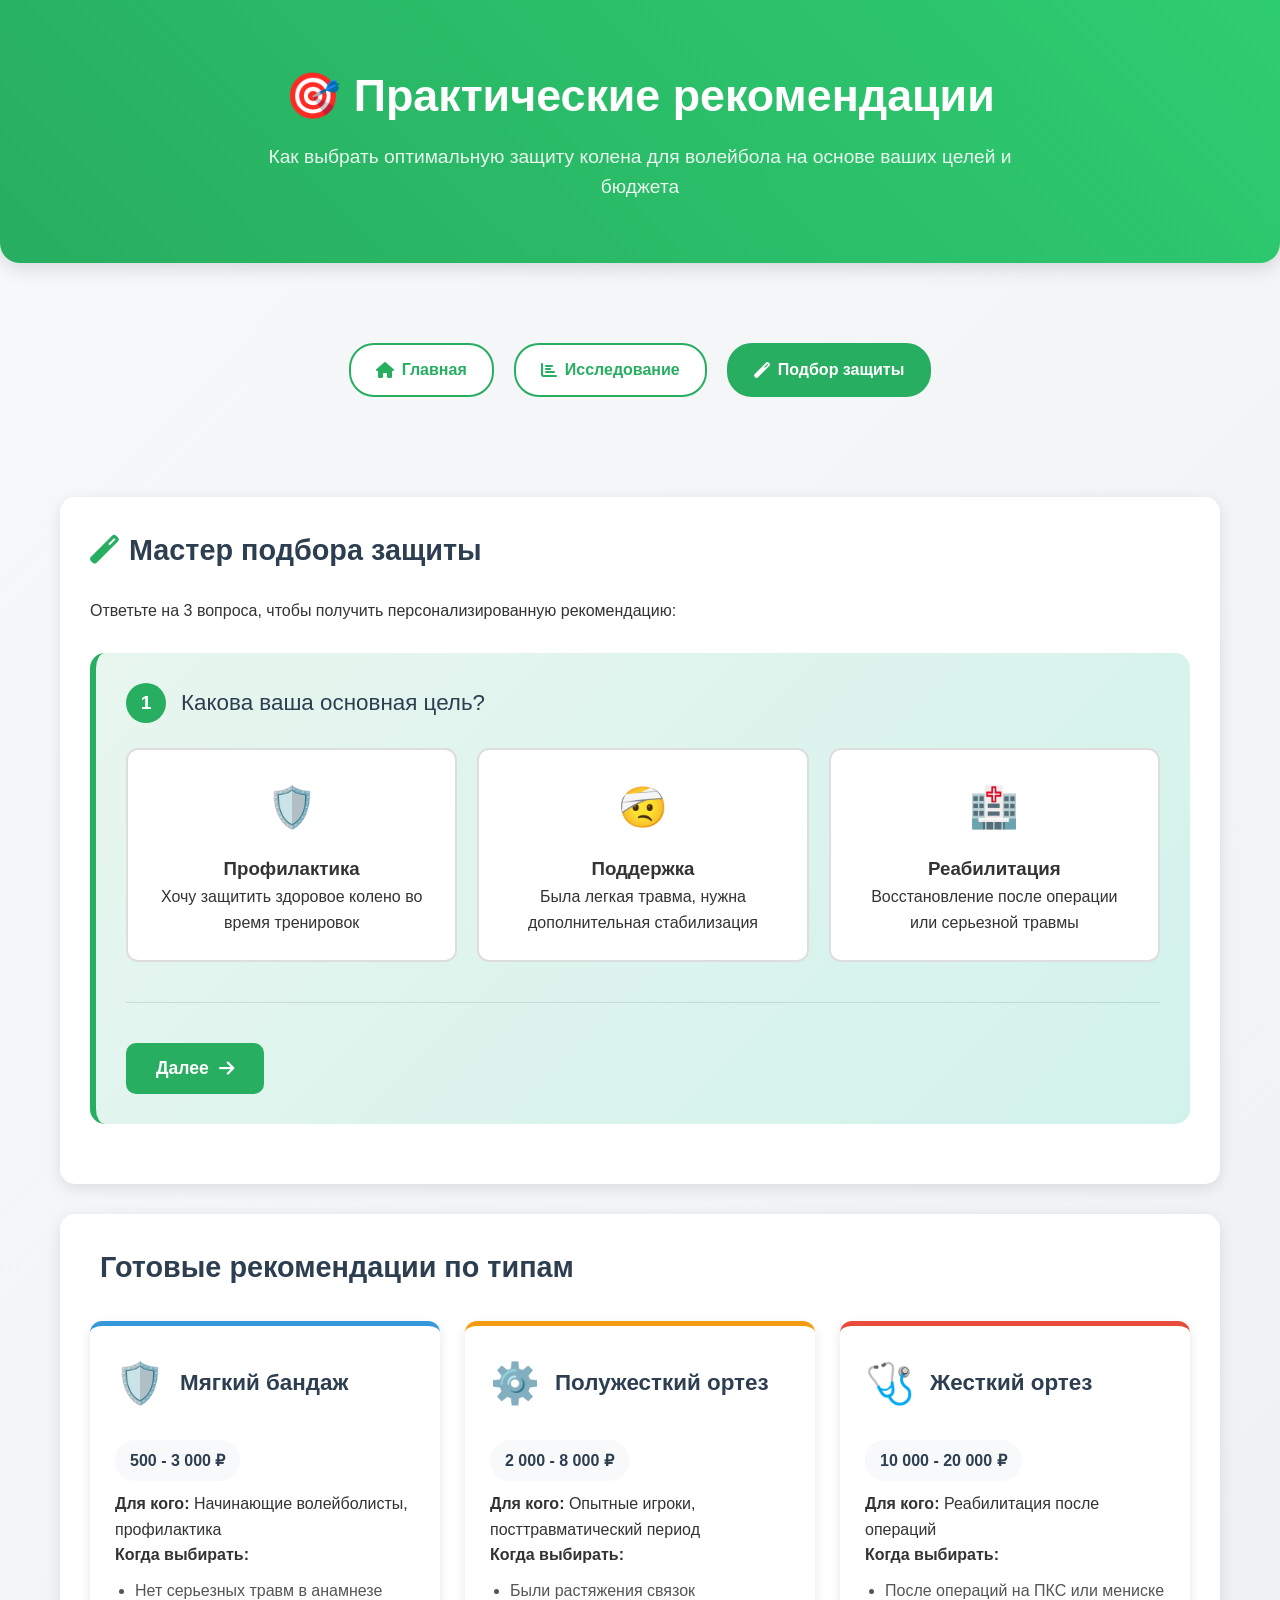
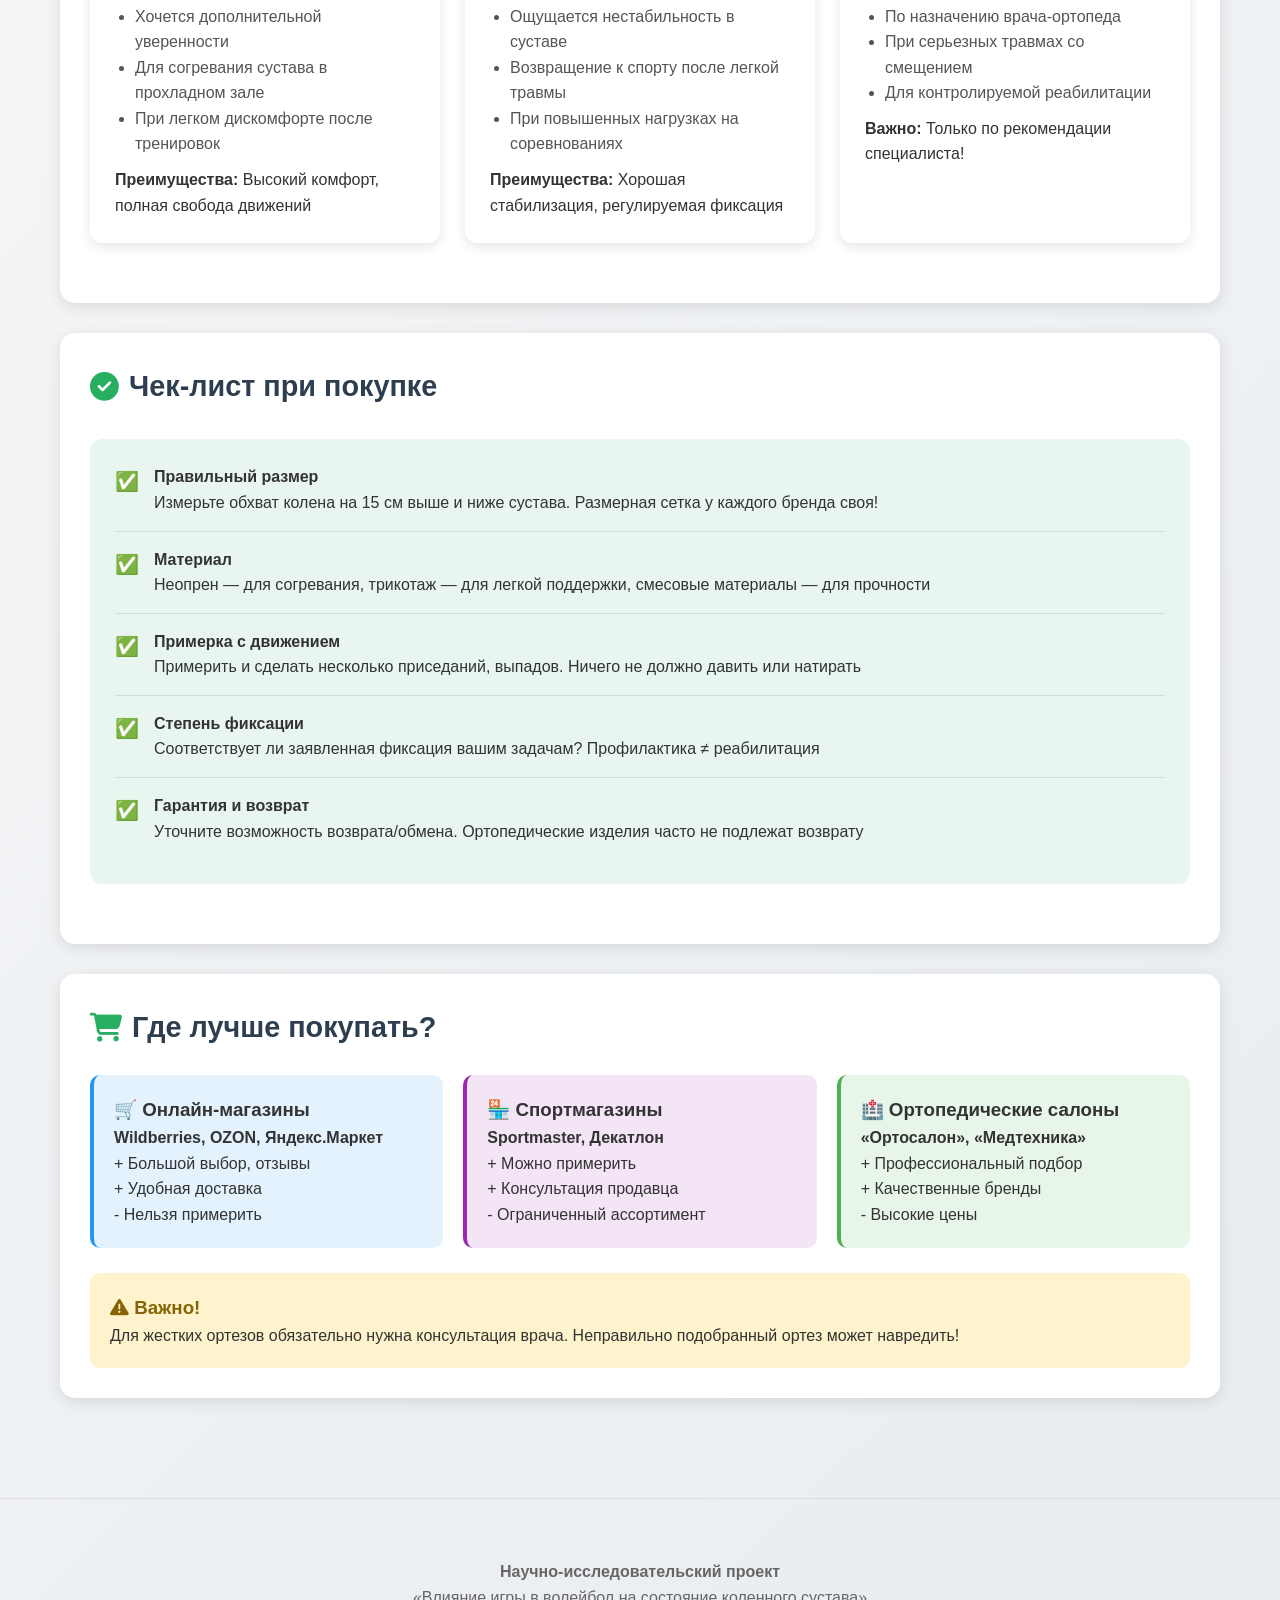
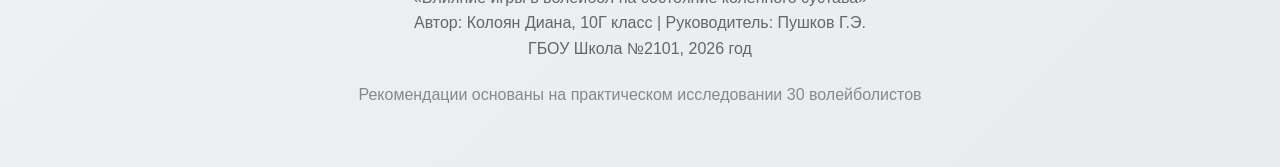
<file: recommendations.html>
<!DOCTYPE html>
<html lang="ru">
<head>
    <meta charset="UTF-8">
    <meta name="viewport" content="width=device-width, initial-scale=1.0">
    <title>Рекомендации - Волейбол и защита коленей</title>
    <style>
        * {
            margin: 0;
            padding: 0;
            box-sizing: border-box;
            font-family: 'Segoe UI', Arial, sans-serif;
        }
        
        body {
            background: linear-gradient(135deg, #f8f9fa, #e9ecef);
            color: #333;
            line-height: 1.6;
            min-height: 100vh;
        }
        
        .container {
            max-width: 1200px;
            margin: 0 auto;
            padding: 20px;
        }
        
        /* Шапка */
        header {
            background: linear-gradient(45deg, #27ae60, #2ecc71);
            color: white;
            padding: 40px 20px;
            text-align: center;
            border-radius: 0 0 20px 20px;
            box-shadow: 0 4px 20px rgba(0,0,0,0.15);
            margin-bottom: 30px;
        }
        
        h1 {
            font-size: 2.8rem;
            margin-bottom: 10px;
        }
        
        .subtitle {
            font-size: 1.2rem;
            opacity: 0.9;
            max-width: 800px;
            margin: 0 auto;
        }
        
        /* Навигация */
        .nav {
            display: flex;
            justify-content: center;
            gap: 20px;
            margin: 30px 0;
            flex-wrap: wrap;
        }
        
        .nav-btn {
            background: white;
            color: #27ae60;
            text-decoration: none;
            padding: 12px 25px;
            border-radius: 25px;
            font-weight: 600;
            border: 2px solid #27ae60;
            transition: all 0.3s;
            display: flex;
            align-items: center;
            gap: 8px;
        }
        
        .nav-btn:hover {
            background: #27ae60;
            color: white;
            transform: translateY(-3px);
        }
        
        /* Основной контент */
        .content-section {
            background: white;
            border-radius: 15px;
            padding: 30px;
            margin: 30px 0;
            box-shadow: 0 4px 15px rgba(0,0,0,0.1);
        }
        
        h2 {
            color: #2c3e50;
            margin-bottom: 25px;
            font-size: 1.8rem;
            display: flex;
            align-items: center;
            gap: 10px;
        }
        
        h2 i {
            color: #27ae60;
        }
        
        /* Мастер подбора */
        .wizard {
            background: linear-gradient(135deg, #e8f6ef, #d1f2eb);
            border-radius: 15px;
            padding: 30px;
            margin: 30px 0;
            border-left: 6px solid #27ae60;
        }
        
        .step {
            margin-bottom: 40px;
            padding-bottom: 40px;
            border-bottom: 1px solid rgba(0,0,0,0.1);
        }
        
        .step:last-child {
            border-bottom: none;
            margin-bottom: 0;
            padding-bottom: 0;
        }
        
        .step-header {
            display: flex;
            align-items: center;
            gap: 15px;
            margin-bottom: 25px;
        }
        
        .step-number {
            background: #27ae60;
            color: white;
            width: 40px;
            height: 40px;
            border-radius: 50%;
            display: flex;
            align-items: center;
            justify-content: center;
            font-size: 1.2rem;
            font-weight: bold;
        }
        
        .step-title {
            font-size: 1.4rem;
            color: #2c3e50;
        }
        
        /* Варианты выбора */
        .options-grid {
            display: grid;
            grid-template-columns: repeat(auto-fit, minmax(250px, 1fr));
            gap: 20px;
        }
        
        .option {
            background: white;
            border: 2px solid #ddd;
            border-radius: 12px;
            padding: 25px;
            cursor: pointer;
            transition: all 0.3s;
            text-align: center;
        }
        
        .option:hover {
            border-color: #27ae60;
            transform: translateY(-5px);
            box-shadow: 0 10px 20px rgba(39, 174, 96, 0.2);
        }
        
        .option.selected {
            border-color: #27ae60;
            background: #e8f6ef;
        }
        
        .option-icon {
            font-size: 2.5rem;
            margin-bottom: 15px;
            display: block;
        }
        
        /* Результат */
        .result {
            background: linear-gradient(135deg, #3498db, #2980b9);
            color: white;
            padding: 40px;
            border-radius: 15px;
            margin-top: 30px;
            display: none;
            animation: fadeIn 0.5s;
        }
        
        @keyframes fadeIn {
            from { opacity: 0; transform: translateY(20px); }
            to { opacity: 1; transform: translateY(0); }
        }
        
        .result-header {
            display: flex;
            align-items: center;
            gap: 15px;
            margin-bottom: 20px;
        }
        
        .result-icon {
            font-size: 3rem;
        }
        
        .result-title {
            font-size: 1.8rem;
            margin: 0;
        }
        
        /* Кнопки */
        .buttons {
            display: flex;
            justify-content: space-between;
            margin-top: 30px;
            gap: 20px;
        }
        
        .btn {
            padding: 15px 30px;
            border: none;
            border-radius: 10px;
            font-size: 1.1rem;
            font-weight: 600;
            cursor: pointer;
            transition: all 0.3s;
            display: flex;
            align-items: center;
            gap: 10px;
        }
        
        .btn-primary {
            background: #27ae60;
            color: white;
        }
        
        .btn-primary:hover {
            background: #219653;
            transform: translateY(-3px);
        }
        
        .btn-secondary {
            background: #e0e0e0;
            color: #333;
        }
        
        .btn-secondary:hover {
            background: #d5d5d5;
        }
        
        /* Рекомендации по типам */
        .recommendation-cards {
            display: grid;
            grid-template-columns: repeat(auto-fit, minmax(300px, 1fr));
            gap: 25px;
            margin: 30px 0;
        }
        
        .rec-card {
            background: white;
            border-radius: 12px;
            padding: 25px;
            box-shadow: 0 4px 12px rgba(0,0,0,0.1);
            border-top: 5px solid;
        }
        
        .rec-card.soft { border-color: #3498db; }
        .rec-card.semi { border-color: #f39c12; }
        .rec-card.hard { border-color: #e74c3c; }
        
        .rec-header {
            display: flex;
            align-items: center;
            gap: 15px;
            margin-bottom: 15px;
        }
        
        .rec-icon {
            font-size: 2.5rem;
        }
        
        .rec-title {
            font-size: 1.4rem;
            color: #2c3e50;
            margin: 0;
        }
        
        .price-tag {
            background: #f8f9fa;
            padding: 8px 15px;
            border-radius: 20px;
            font-weight: bold;
            color: #2c3e50;
            display: inline-block;
            margin: 10px 0;
        }
        
        /* Чек-лист */
        .checklist {
            background: #e8f6ef;
            border-radius: 12px;
            padding: 25px;
            margin: 30px 0;
        }
        
        .checklist-item {
            display: flex;
            align-items: flex-start;
            gap: 15px;
            margin-bottom: 15px;
            padding-bottom: 15px;
            border-bottom: 1px solid rgba(0,0,0,0.1);
        }
        
        .checklist-item:last-child {
            border-bottom: none;
            margin-bottom: 0;
        }
        
        .checkmark {
            color: #27ae60;
            font-size: 1.2rem;
            margin-top: 3px;
        }
        
        /* Подвал */
        footer {
            text-align: center;
            padding: 40px 20px;
            color: #666;
            margin-top: 50px;
            border-top: 1px solid #ddd;
        }
        
        .footer-info {
            max-width: 600px;
            margin: 0 auto 20px;
        }
        
        /* Адаптивность */
        @media (max-width: 768px) {
            .container {
                padding: 10px;
            }
            
            h1 {
                font-size: 2rem;
            }
            
            .options-grid {
                grid-template-columns: 1fr;
            }
            
            .buttons {
                flex-direction: column;
            }
            
            .btn {
                width: 100%;
                justify-content: center;
            }
            
            .recommendation-cards {
                grid-template-columns: 1fr;
            }
        }
    </style>
    <link rel="stylesheet" href="https://cdnjs.cloudflare.com/ajax/libs/font-awesome/6.4.0/css/all.min.css">
</head>
<body>
    <!-- Шапка -->
    <header>
        <div class="container">
            <h1>🎯 Практические рекомендации</h1>
            <p class="subtitle">Как выбрать оптимальную защиту колена для волейбола на основе ваших целей и бюджета</p>
        </div>
    </header>

    <!-- Навигация -->
    <div class="container">
        <div class="nav">
            <a href="index.html" class="nav-btn">
                <i class="fas fa-home"></i> Главная
            </a>
            <a href="research.html" class="nav-btn">
                <i class="fas fa-chart-bar"></i> Исследование
            </a>
            <a href="#wizard" class="nav-btn" style="background: #27ae60; color: white;">
                <i class="fas fa-magic"></i> Подбор защиты
            </a>
        </div>
    </div>

    <!-- Основной контент -->
    <div class="container">
        <!-- Мастер подбора -->
        <section id="wizard" class="content-section">
            <h2><i class="fas fa-magic"></i> Мастер подбора защиты</h2>
            <p>Ответьте на 3 вопроса, чтобы получить персонализированную рекомендацию:</p>
            
            <div class="wizard">
                <!-- Шаг 1 -->
                <div class="step" id="step1">
                    <div class="step-header">
                        <div class="step-number">1</div>
                        <div class="step-title">Какова ваша основная цель?</div>
                    </div>
                    
                    <div class="options-grid">
                        <div class="option" onclick="selectOption(1, 'prevention')">
                            <div class="option-icon">🛡️</div>
                            <h3>Профилактика</h3>
                            <p>Хочу защитить здоровое колено во время тренировок</p>
                        </div>
                        
                        <div class="option" onclick="selectOption(1, 'support')">
                            <div class="option-icon">🤕</div>
                            <h3>Поддержка</h3>
                            <p>Была легкая травма, нужна дополнительная стабилизация</p>
                        </div>
                        
                        <div class="option" onclick="selectOption(1, 'rehabilitation')">
                            <div class="option-icon">🏥</div>
                            <h3>Реабилитация</h3>
                            <p>Восстановление после операции или серьезной травмы</p>
                        </div>
                    </div>
                </div>
                
                <!-- Шаг 2 -->
                <div class="step" id="step2" style="display: none;">
                    <div class="step-header">
                        <div class="step-number">2</div>
                        <div class="step-title">Какой у вас уровень игры?</div>
                    </div>
                    
                    <div class="options-grid">
                        <div class="option" onclick="selectOption(2, 'beginner')">
                            <div class="option-icon">👶</div>
                            <h3>Начинающий</h3>
                            <p>Тренируюсь 1-2 раза в неделю, любительский уровень</p>
                        </div>
                        
                        <div class="option" onclick="selectOption(2, 'amateur')">
                            <div class="option-icon">🏐</div>
                            <h3>Любитель</h3>
                            <p>Регулярные тренировки, участвую в соревнованиях</p>
                        </div>
                        
                        <div class="option" onclick="selectOption(2, 'professional')">
                            <div class="option-icon">⭐</div>
                            <h3>Профессионал</h3>
                            <p>Ежедневные тренировки, профессиональные нагрузки</p>
                        </div>
                    </div>
                </div>
                
                <!-- Шаг 3 -->
                <div class="step" id="step3" style="display: none;">
                    <div class="step-header">
                        <div class="step-number">3</div>
                        <div class="step-title">Какой бюджет планируете?</div>
                    </div>
                    
                    <div class="options-grid">
                        <div class="option" onclick="selectOption(3, 'budget')">
                            <div class="option-icon">💰</div>
                            <h3>Бюджетный</h3>
                            <p>До 3 000 рублей</p>
                        </div>
                        
                        <div class="option" onclick="selectOption(3, 'medium')">
                            <div class="option-icon">💎</div>
                            <h3>Средний</h3>
                            <p>3 000 - 8 000 рублей</p>
                        </div>
                        
                        <div class="option" onclick="selectOption(3, 'premium')">
                            <div class="option-icon">👑</div>
                            <h3>Премиум</h3>
                            <p>Готов инвестировать в здоровье (8 000+ рублей)</p>
                        </div>
                    </div>
                </div>
                
                <!-- Кнопки навигации -->
                <div class="buttons">
                    <button class="btn btn-secondary" onclick="previousStep()" id="prevBtn" style="display: none;">
                        <i class="fas fa-arrow-left"></i> Назад
                    </button>
                    <button class="btn btn-primary" onclick="nextStep()" id="nextBtn">
                        Далее <i class="fas fa-arrow-right"></i>
                    </button>
                </div>
                
                <!-- Результат -->
                <div class="result" id="result">
                    <div class="result-header">
                        <div class="result-icon">🎯</div>
                        <h3 class="result-title">Ваша рекомендация</h3>
                    </div>
                    
                    <div id="resultContent">
                        <!-- Сюда загрузится результат -->
                    </div>
                    
                    <button class="btn btn-primary" onclick="resetWizard()" style="margin-top: 20px;">
                        <i class="fas fa-redo"></i> Подобрать снова
                    </button>
                </div>
            </div>
        </section>

        <!-- Готовые рекомендации -->
        <section class="content-section">
            <h2><i class="fas fa-tips"></i> Готовые рекомендации по типам</h2>
            
            <div class="recommendation-cards">
                <!-- Мягкий бандаж -->
                <div class="rec-card soft">
                    <div class="rec-header">
                        <div class="rec-icon">🛡️</div>
                        <h3 class="rec-title">Мягкий бандаж</h3>
                    </div>
                    <div class="price-tag">500 - 3 000 ₽</div>
                    <p><strong>Для кого:</strong> Начинающие волейболисты, профилактика</p>
                    <p><strong>Когда выбирать:</strong></p>
                    <ul style="margin: 10px 0 10px 20px; color: #555;">
                        <li>Нет серьезных травм в анамнезе</li>
                        <li>Хочется дополнительной уверенности</li>
                        <li>Для согревания сустава в прохладном зале</li>
                        <li>При легком дискомфорте после тренировок</li>
                    </ul>
                    <p><strong>Преимущества:</strong> Высокий комфорт, полная свобода движений</p>
                </div>
                
                <!-- Полужесткий ортез -->
                <div class="rec-card semi">
                    <div class="rec-header">
                        <div class="rec-icon">⚙️</div>
                        <h3 class="rec-title">Полужесткий ортез</h3>
                    </div>
                    <div class="price-tag">2 000 - 8 000 ₽</div>
                    <p><strong>Для кого:</strong> Опытные игроки, посттравматический период</p>
                    <p><strong>Когда выбирать:</strong></p>
                    <ul style="margin: 10px 0 10px 20px; color: #555;">
                        <li>Были растяжения связок</li>
                        <li>Ощущается нестабильность в суставе</li>
                        <li>Возвращение к спорту после легкой травмы</li>
                        <li>При повышенных нагрузках на соревнованиях</li>
                    </ul>
                    <p><strong>Преимущества:</strong> Хорошая стабилизация, регулируемая фиксация</p>
                </div>
                
                <!-- Жесткий ортез -->
                <div class="rec-card hard">
                    <div class="rec-header">
                        <div class="rec-icon">🩺</div>
                        <h3 class="rec-title">Жесткий ортез</h3>
                    </div>
                    <div class="price-tag">10 000 - 20 000 ₽</div>
                    <p><strong>Для кого:</strong> Реабилитация после операций</p>
                    <p><strong>Когда выбирать:</strong></p>
                    <ul style="margin: 10px 0 10px 20px; color: #555;">
                        <li>После операций на ПКС или мениске</li>
                        <li>По назначению врача-ортопеда</li>
                        <li>При серьезных травмах со смещением</li>
                        <li>Для контролируемой реабилитации</li>
                    </ul>
                    <p><strong>Важно:</strong> Только по рекомендации специалиста!</p>
                </div>
            </div>
        </section>

        <!-- Чек-лист покупки -->
        <section class="content-section">
            <h2><i class="fas fa-check-circle"></i> Чек-лист при покупке</h2>
            
            <div class="checklist">
                <div class="checklist-item">
                    <div class="checkmark">✅</div>
                    <div>
                        <strong>Правильный размер</strong>
                        <p>Измерьте обхват колена на 15 см выше и ниже сустава. Размерная сетка у каждого бренда своя!</p>
                    </div>
                </div>
                
                <div class="checklist-item">
                    <div class="checkmark">✅</div>
                    <div>
                        <strong>Материал</strong>
                        <p>Неопрен — для согревания, трикотаж — для легкой поддержки, смесовые материалы — для прочности</p>
                    </div>
                </div>
                
                <div class="checklist-item">
                    <div class="checkmark">✅</div>
                    <div>
                        <strong>Примерка с движением</strong>
                        <p>Примерить и сделать несколько приседаний, выпадов. Ничего не должно давить или натирать</p>
                    </div>
                </div>
                
                <div class="checklist-item">
                    <div class="checkmark">✅</div>
                    <div>
                        <strong>Степень фиксации</strong>
                        <p>Соответствует ли заявленная фиксация вашим задачам? Профилактика ≠ реабилитация</p>
                    </div>
                </div>
                
                <div class="checklist-item">
                    <div class="checkmark">✅</div>
                    <div>
                        <strong>Гарантия и возврат</strong>
                        <p>Уточните возможность возврата/обмена. Ортопедические изделия часто не подлежат возврату</p>
                    </div>
                </div>
            </div>
        </section>

        <!-- Где покупать -->
        <section class="content-section">
            <h2><i class="fas fa-shopping-cart"></i> Где лучше покупать?</h2>
            
            <div style="display: grid; grid-template-columns: repeat(auto-fit, minmax(250px, 1fr)); gap: 20px; margin-top: 20px;">
                <div style="background: #e3f2fd; padding: 20px; border-radius: 10px; border-left: 4px solid #2196f3;">
                    <h3>🛒 Онлайн-магазины</h3>
                    <p><strong>Wildberries, OZON, Яндекс.Маркет</strong></p>
                    <p>+ Большой выбор, отзывы<br>+ Удобная доставка<br>- Нельзя примерить</p>
                </div>
                
                <div style="background: #f3e5f5; padding: 20px; border-radius: 10px; border-left: 4px solid #9c27b0;">
                    <h3>🏪 Спортмагазины</h3>
                    <p><strong>Sportmaster, Декатлон</strong></p>
                    <p>+ Можно примерить<br>+ Консультация продавца<br>- Ограниченный ассортимент</p>
                </div>
                
                <div style="background: #e8f5e9; padding: 20px; border-radius: 10px; border-left: 4px solid #4caf50;">
                    <h3>🏥 Ортопедические салоны</h3>
                    <p><strong>«Ортосалон», «Медтехника»</strong></p>
                    <p>+ Профессиональный подбор<br>+ Качественные бренды<br>- Высокие цены</p>
                </div>
            </div>
            
            <div style="margin-top: 25px; padding: 20px; background: #fff3cd; border-radius: 10px;">
                <h3 style="color: #856404;"><i class="fas fa-exclamation-triangle"></i> Важно!</h3>
                <p>Для жестких ортезов обязательно нужна консультация врача. Неправильно подобранный ортез может навредить!</p>
            </div>
        </section>
    </div>

    <!-- Подвал -->
    <footer>
        <div class="container">
            <div class="footer-info">
                <p><strong>Научно-исследовательский проект</strong></p>
                <p>«Влияние игры в волейбол на состояние коленного сустава»</p>
                <p>Автор: Колоян Диана, 10Г класс | Руководитель: Пушков Г.Э.</p>
                <p>ГБОУ Школа №2101, 2026 год</p>
            </div>
            <p style="margin-top: 20px; color: #888;">Рекомендации основаны на практическом исследовании 30 волейболистов</p>
        </div>
    </footer>

    <script>
        // Данные для подбора
        const recommendations = {
            prevention_beginner_budget: {
                type: "Мягкий бандаж (неопрен/трикотаж)",
                icon: "🛡️",
                reason: "Идеально для начинающих: комфорт + доступная цена",
                price: "500-3 000 ₽",
                features: ["Высокий комфорт", "Полная свобода движений", "Согревание сустава"],
                places: ["Спортмагазины", "Онлайн-маркеты"],
                tips: ["Выбирайте размер точно по обхвату", "Неопрен лучше держит тепло"]
            },
            prevention_amateur_medium: {
                type: "Мягкий бандаж премиум-класса",
                icon: "💎",
                reason: "Для регулярных тренировок нужна прочность + комфорт",
                price: "2 000-5 000 ₽",
                features: ["Усиленные боковые вставки", "Дышащий материал", "Анатомическая форма"],
                places: ["Специализированные спортивные магазины"],
                tips: ["Обратите внимание на компрессионные модели"]
            },
            support_amateur_medium: {
                type: "Полужесткий ортез с ребрами",
                icon: "⚙️",
                reason: "Оптимальная стабилизация без потери подвижности",
                price: "3 000-8 000 ₽",
                features: ["Регулируемая фиксация", "Боковые стабилизаторы", "Съемные ребра жесткости"],
                places: ["Ортопедические салоны", "Крупные спортивные магазины"],
                tips: ["Примеряйте с движением", "Проверьте, не натирает ли"]
            },
            rehabilitation_professional_premium: {
                type: "Жесткий функциональный ортез",
                icon: "🩺",
                reason: "Максимальная защита для восстановления после травм",
                price: "10 000-20 000 ₽",
                features: ["Шарнирный механизм", "Контроль диапазона движения", "Индивидуальная настройка"],
                places: ["Специализированные ортопедические центры"],
                tips: ["Только по назначению врача!", "Требует профессиональной настройки"]
            }
        };

        // Переменные для отслеживания выбора
        let currentStep = 1;
        let selections = {
            goal: null,
            level: null,
            budget: null
        };

        // Выбор опции
        function selectOption(step, value) {
            // Снять выделение со всех опций этого шага
            const options = document.querySelectorAll(`#step${step} .option`);
            options.forEach(opt => opt.classList.remove('selected'));
            
            // Выделить выбранную
            event.currentTarget.classList.add('selected');
            
            // Сохранить выбор
            if (step === 1) selections.goal = value;
            if (step === 2) selections.level = value;
            if (step === 3) selections.budget = value;
            
            // Активировать кнопку "Далее"
            document.getElementById('nextBtn').disabled = false;
        }

        // Следующий шаг
        function nextStep() {
            if (currentStep < 3) {
                // Скрыть текущий шаг
                document.getElementById(`step${currentStep}`).style.display = 'none';
                currentStep++;
                // Показать следующий шаг
                document.getElementById(`step${currentStep}`).style.display = 'block';
                
                // Показать кнопку "Назад"
                document.getElementById('prevBtn').style.display = 'flex';
                
                // Если это последний шаг, изменить текст кнопки
                if (currentStep === 3) {
                    document.getElementById('nextBtn').innerHTML = 'Получить рекомендацию <i class="fas fa-check"></i>';
                }
            } else {
                // Последний шаг - показать результат
                showResult();
            }
        }

        // Предыдущий шаг
        function previousStep() {
            if (currentStep > 1) {
                document.getElementById(`step${currentStep}`).style.display = 'none';
                currentStep--;
                document.getElementById(`step${currentStep}`).style.display = 'block';
                
                if (currentStep === 1) {
                    document.getElementById('prevBtn').style.display = 'none';
                }
                
                document.getElementById('nextBtn').innerHTML = 'Далее <i class="fas fa-arrow-right"></i>';
            }
        }

        // Показать результат
        function showResult() {
            // Определить ключ рекомендации
            let key = `${selections.goal}_${selections.level}_${selections.budget}`;
            
            // Если точной рекомендации нет, выбрать ближайшую
            let recommendation;
            if (recommendations[key]) {
                recommendation = recommendations[key];
            } else {
                // Ближайшая рекомендация
                if (selections.goal === 'prevention') {
                    recommendation = recommendations.prevention_beginner_budget;
                } else if (selections.goal === 'support') {
                    recommendation = recommendations.support_amateur_medium;
                } else {
                    recommendation = recommendations.rehabilitation_professional_premium;
                }
            }
            
            // Заполнить результат
            const resultHTML = `
                <div style="background: rgba(255,255,255,0.2); padding: 25px; border-radius: 10px; margin: 20px 0;">
                    <div style="display: flex; align-items: center; gap: 20px; margin-bottom: 20px;">
                        <div style="font-size: 3rem;">${recommendation.icon}</div>
                        <div>
                            <h4 style="margin: 0 0 10px 0; font-size: 1.5rem;">${recommendation.type}</h4>
                            <p style="margin: 0; opacity: 0.9;">${recommendation.reason}</p>
                        </div>
                    </div>
                    
                    <div style="display: grid; grid-template-columns: repeat(auto-fit, minmax(200px, 1fr)); gap: 20px;">
                        <div>
                            <h5 style="margin: 0 0 10px 0;">💰 Цена</h5>
                            <div style="font-size: 1.3rem; font-weight: bold;">${recommendation.price}</div>
                        </div>
                        
                        <div>
                            <h5 style="margin: 0 0 10px 0;">✅ Особенности</h5>
                            <ul style="margin: 0; padding-left: 20px;">
                                ${recommendation.features.map(f => `<li>${f}</li>`).join('')}
                            </ul>
                        </div>
                        
                        <div>
                            <h5 style="margin: 0 0 10px 0;">🛒 Где купить</h5>
                            <p>${recommendation.places.join(', ')}</p>
                        </div>
                    </div>
                    
                    <div style="margin-top: 25px; padding: 15px; background: rgba(255,255,255,0.3); border-radius: 8px;">
                        <h5 style="margin: 0 0 10px 0;">💡 Советы по выбору</h5>
                        <ul style="margin: 0; padding-left: 20px;">
                            ${recommendation.tips.map(t => `<li>${t}</li>`).join('')}
                        </ul>
                    </div>
                </div>
            `;
            
            document.getElementById('resultContent').innerHTML = resultHTML;
            document.getElementById('result').style.display = 'block';
            document.getElementById('wizard').scrollIntoView({ behavior: 'smooth' });
        }

        // Сброс мастера
        function resetWizard() {
            currentStep = 1;
            selections = { goal: null, level: null, budget: null };
            
            // Сбросить отображение
            document.querySelectorAll('.step').forEach((step, index) => {
                step.style.display = index === 0 ? 'block' : 'none';
            });
            
            document.querySelectorAll('.option').forEach(opt => {
                opt.classList.remove('selected');
            });
            
            document.getElementById('result').style.display = 'none';
            document.getElementById('prevBtn').style.display = 'none';
            document.getElementById('nextBtn').innerHTML = 'Далее <i class="fas fa-arrow-right"></i>';
            document.getElementById('nextBtn').disabled = true;
            
            document.getElementById('step1').scrollIntoView({ behavior: 'smooth' });
        }

        // Инициализация
        document.addEventListener('DOMContentLoaded', function() {
            document.getElementById('nextBtn').disabled = true;
        });
    </script>
</body>
</html>
</file>
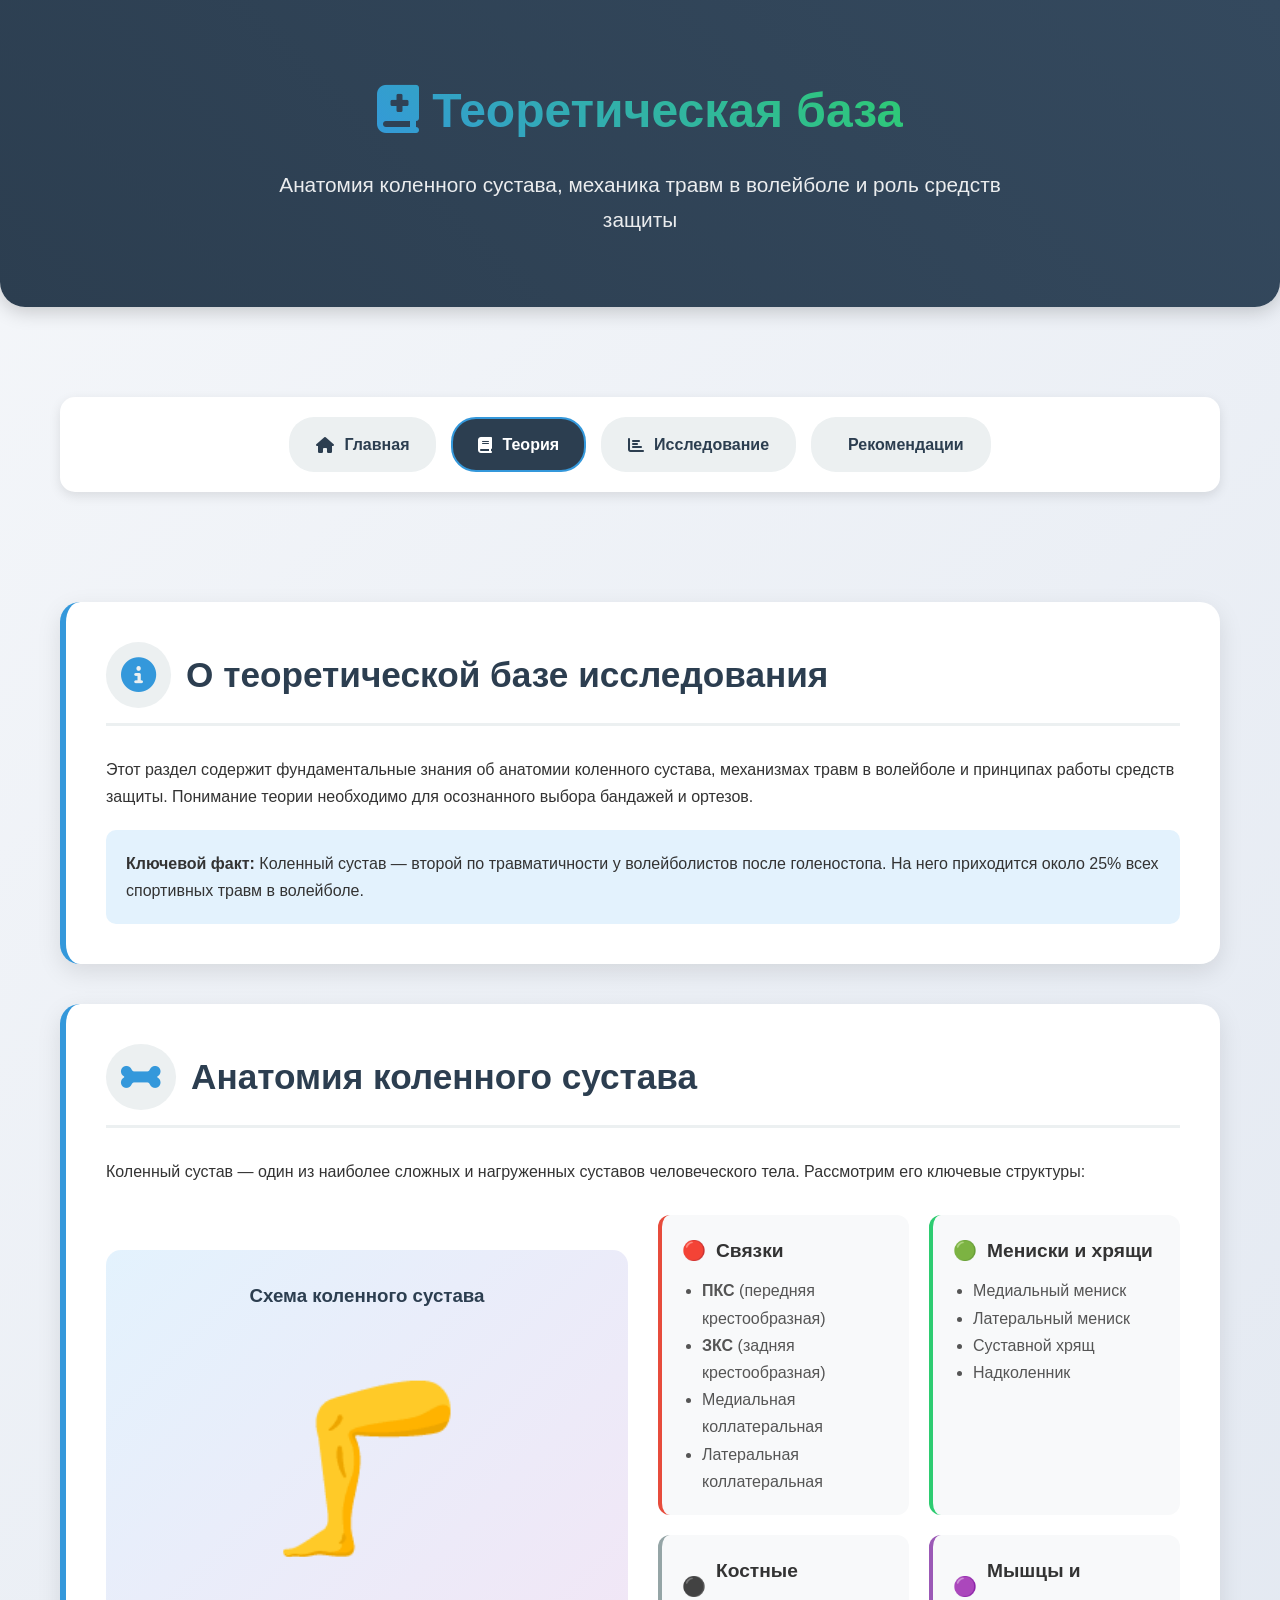
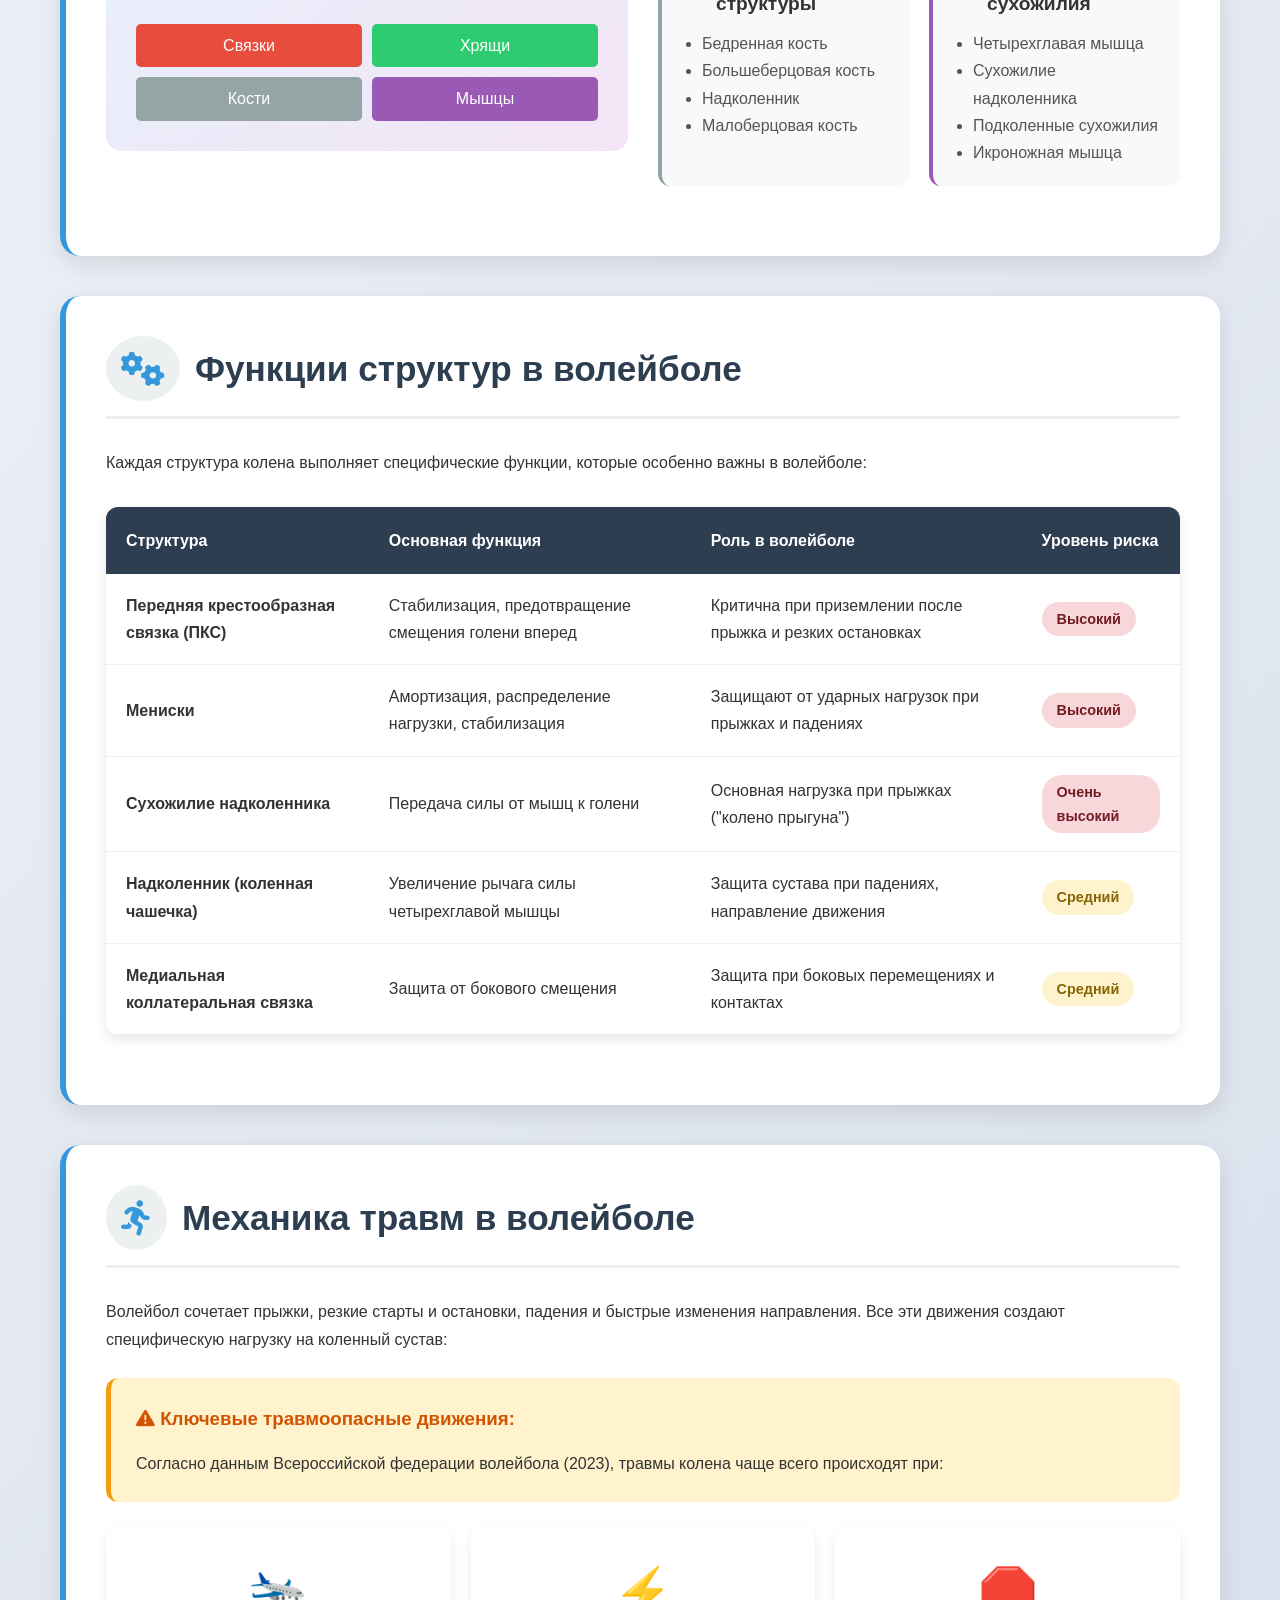
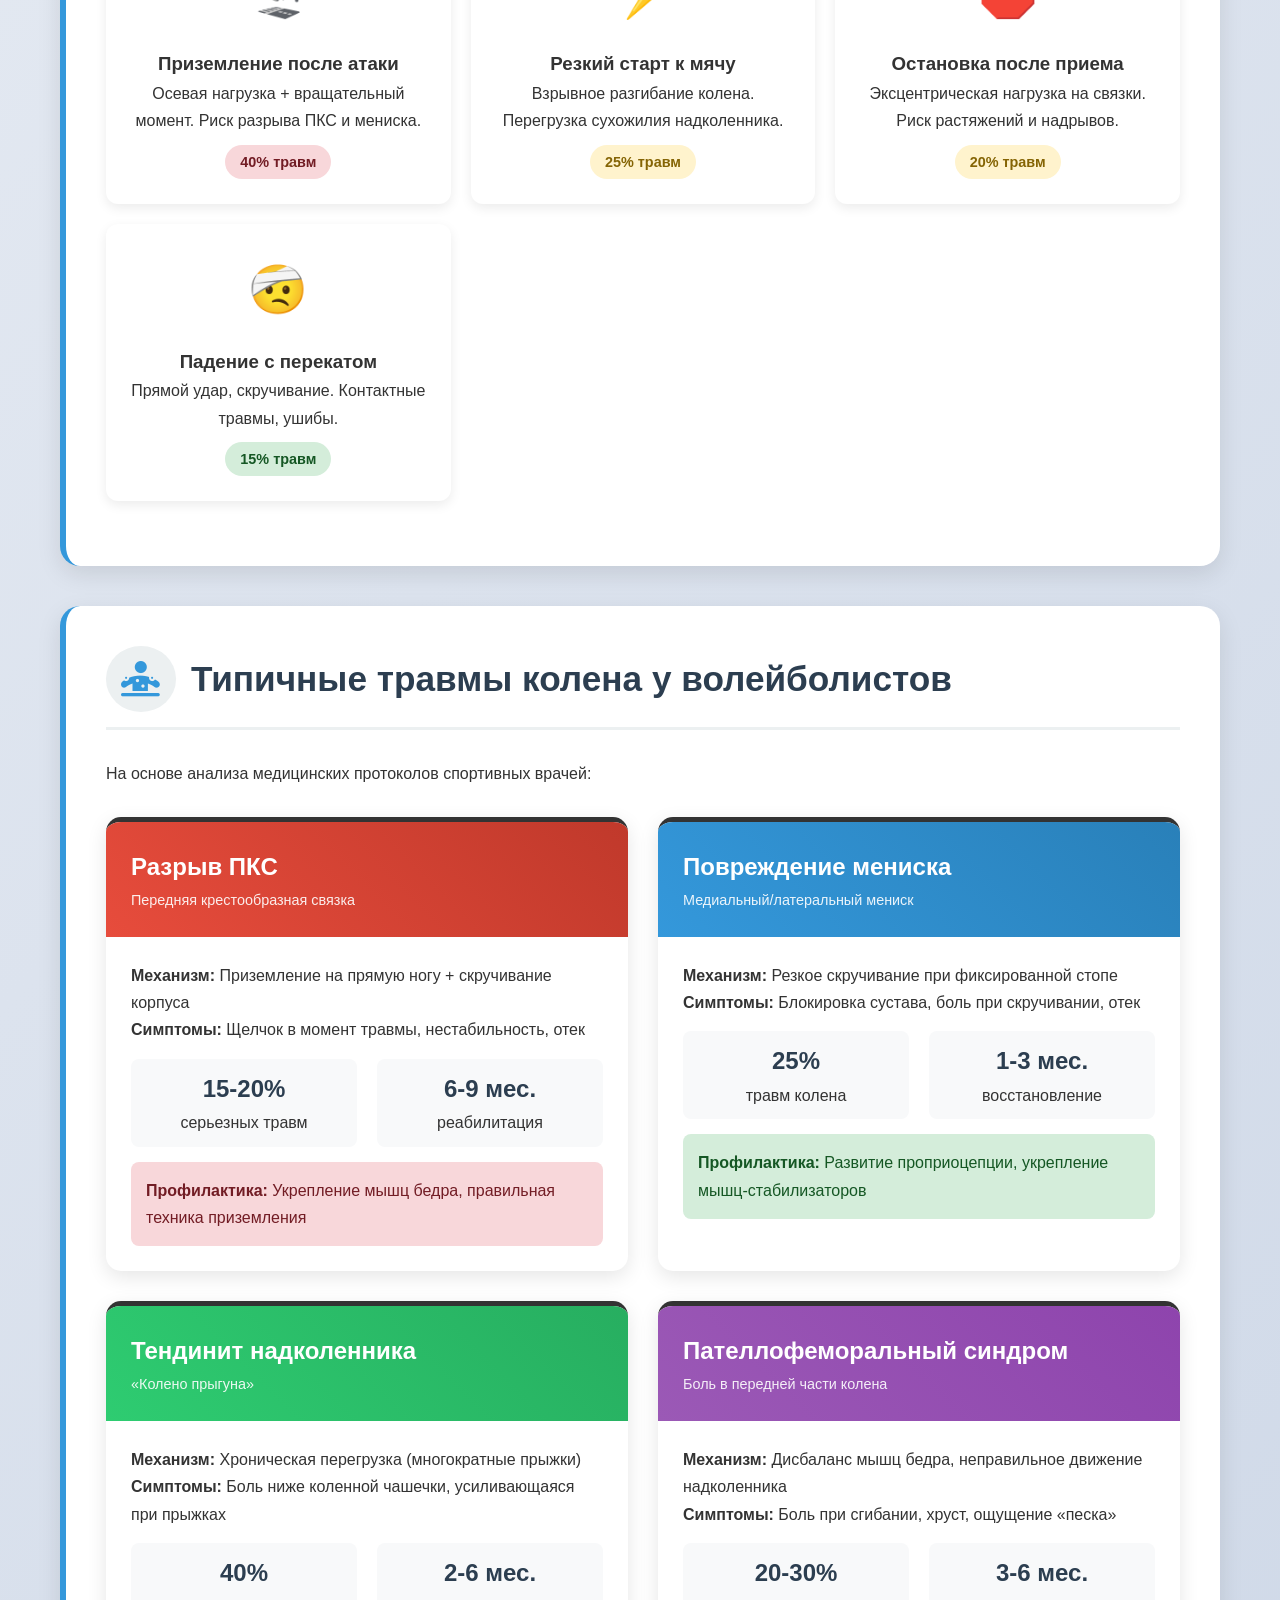
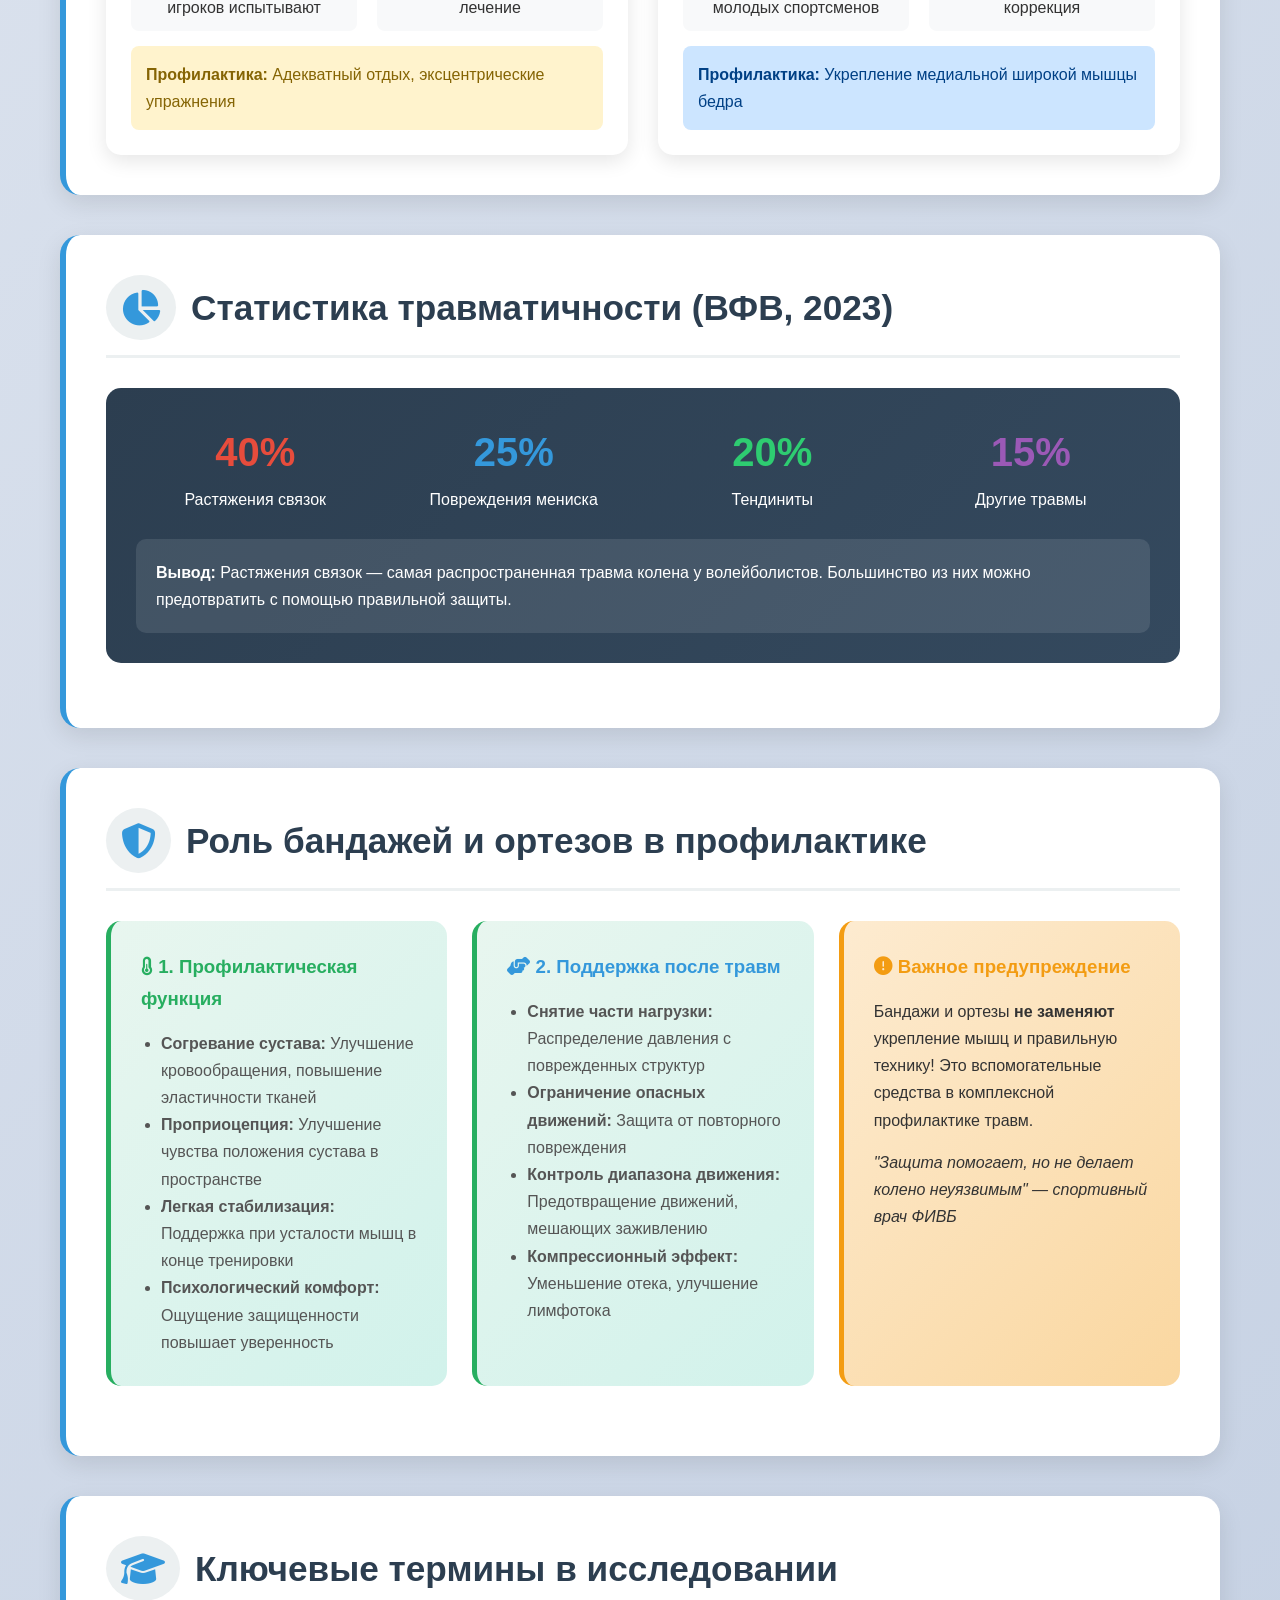
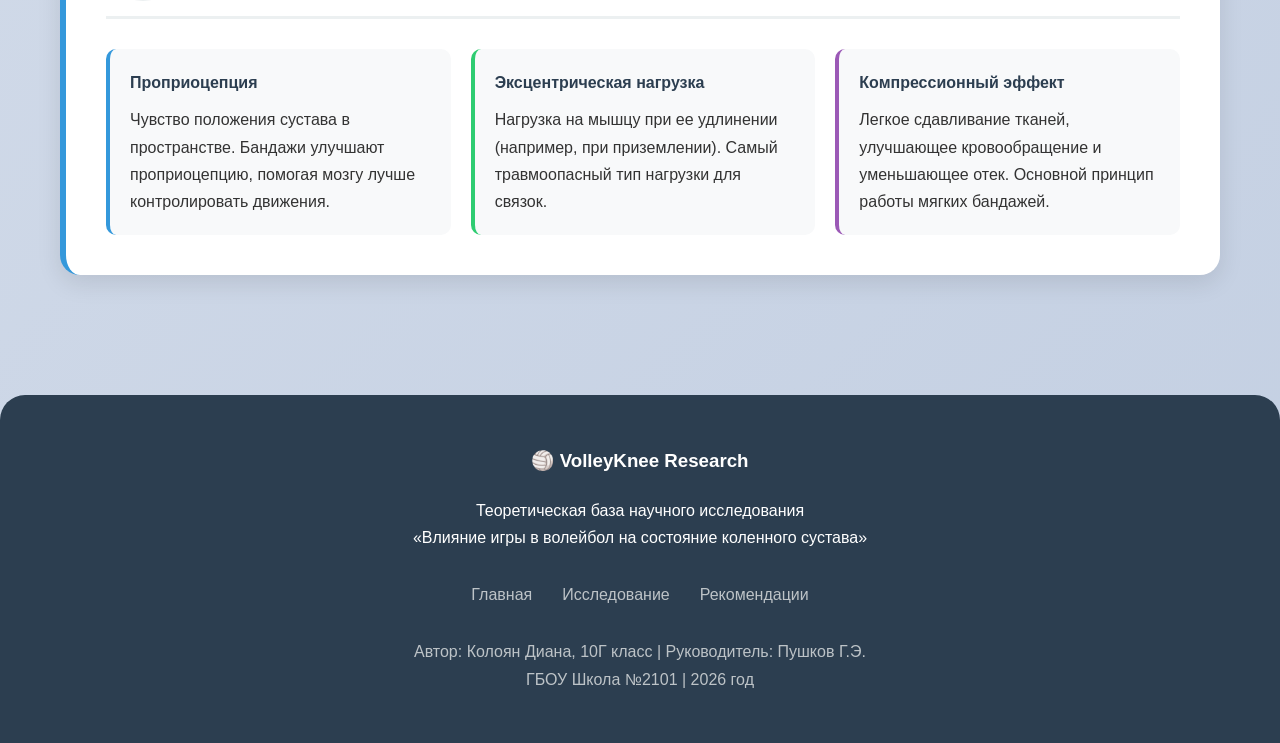
<file: theory.html>
<!DOCTYPE html>
<html lang="ru">
<head>
    <meta charset="UTF-8">
    <meta name="viewport" content="width=device-width, initial-scale=1.0">
    <title>Теория - Волейбол и анатомия колена</title>
    <style>
        * {
            margin: 0;
            padding: 0;
            box-sizing: border-box;
            font-family: 'Segoe UI', Tahoma, Geneva, Verdana, sans-serif;
        }
        
        body {
            background: linear-gradient(135deg, #f5f7fa 0%, #c3cfe2 100%);
            color: #333;
            line-height: 1.7;
            min-height: 100vh;
        }
        
        .container {
            max-width: 1200px;
            margin: 0 auto;
            padding: 20px;
        }
        
        /* Шапка */
        header {
            background: linear-gradient(45deg, #2c3e50, #34495e);
            color: white;
            padding: 50px 20px;
            text-align: center;
            border-radius: 0 0 25px 25px;
            box-shadow: 0 4px 20px rgba(0,0,0,0.2);
            margin-bottom: 40px;
        }
        
        h1 {
            font-size: 3rem;
            margin-bottom: 15px;
            background: linear-gradient(45deg, #3498db, #2ecc71);
            -webkit-background-clip: text;
            background-clip: text;
            color: transparent;
            display: inline-block;
        }
        
        .subtitle {
            font-size: 1.3rem;
            opacity: 0.9;
            max-width: 800px;
            margin: 0 auto;
        }
        
        /* Навигация */
        .nav {
            display: flex;
            justify-content: center;
            gap: 15px;
            margin: 30px 0;
            flex-wrap: wrap;
            background: white;
            padding: 20px;
            border-radius: 15px;
            box-shadow: 0 4px 12px rgba(0,0,0,0.1);
        }
        
        .nav-btn {
            background: #ecf0f1;
            color: #2c3e50;
            text-decoration: none;
            padding: 12px 25px;
            border-radius: 25px;
            font-weight: 600;
            transition: all 0.3s;
            display: flex;
            align-items: center;
            gap: 10px;
            border: 2px solid transparent;
        }
        
        .nav-btn:hover {
            background: #3498db;
            color: white;
            transform: translateY(-3px);
        }
        
        .nav-btn.active {
            background: #2c3e50;
            color: white;
            border-color: #3498db;
        }
        
        /* Основной контент */
        .section {
            background: white;
            border-radius: 20px;
            padding: 40px;
            margin: 40px 0;
            box-shadow: 0 8px 25px rgba(0,0,0,0.1);
            border-left: 6px solid #3498db;
        }
        
        h2 {
            color: #2c3e50;
            margin-bottom: 30px;
            font-size: 2.2rem;
            display: flex;
            align-items: center;
            gap: 15px;
            border-bottom: 3px solid #ecf0f1;
            padding-bottom: 15px;
        }
        
        h2 i {
            color: #3498db;
            background: #ecf0f1;
            padding: 15px;
            border-radius: 50%;
        }
        
        /* Анатомическая схема */
        .anatomy-diagram {
            display: grid;
            grid-template-columns: 1fr 1fr;
            gap: 30px;
            margin: 30px 0;
            align-items: center;
        }
        
        .knee-visual {
            background: linear-gradient(135deg, #e3f2fd, #f3e5f5);
            padding: 30px;
            border-radius: 15px;
            text-align: center;
        }
        
        .structure-list {
            display: grid;
            grid-template-columns: repeat(auto-fit, minmax(250px, 1fr));
            gap: 20px;
        }
        
        .structure-item {
            background: #f8f9fa;
            padding: 20px;
            border-radius: 12px;
            border-left: 4px solid;
            transition: transform 0.3s;
        }
        
        .structure-item:hover {
            transform: translateY(-5px);
            box-shadow: 0 5px 15px rgba(0,0,0,0.1);
        }
        
        .structure-item.ligament { border-color: #e74c3c; }
        .structure-item.cartilage { border-color: #2ecc71; }
        .structure-item.bone { border-color: #95a5a6; }
        .structure-item.muscle { border-color: #9b59b6; }
        
        .structure-name {
            font-weight: bold;
            font-size: 1.2rem;
            margin-bottom: 10px;
            display: flex;
            align-items: center;
            gap: 10px;
        }
        
        /* Травмы */
        .injuries-grid {
            display: grid;
            grid-template-columns: repeat(auto-fit, minmax(350px, 1fr));
            gap: 30px;
            margin-top: 30px;
        }
        
        .injury-card {
            background: white;
            border-radius: 15px;
            overflow: hidden;
            box-shadow: 0 6px 20px rgba(0,0,0,0.1);
            transition: transform 0.3s;
            border-top: 5px solid;
        }
        
        .injury-card:hover {
            transform: translateY(-10px);
        }
        
        .injury-header {
            padding: 25px;
            color: white;
            position: relative;
        }
        
        .injury-header.acl { background: linear-gradient(45deg, #e74c3c, #c0392b); }
        .injury-header.meniscus { background: linear-gradient(45deg, #3498db, #2980b9); }
        .injury-header.tendon { background: linear-gradient(45deg, #2ecc71, #27ae60); }
        .injury-header.patella { background: linear-gradient(45deg, #9b59b6, #8e44ad); }
        
        .injury-title {
            font-size: 1.5rem;
            margin: 0;
        }
        
        .injury-subtitle {
            opacity: 0.9;
            font-size: 0.9rem;
        }
        
        .injury-body {
            padding: 25px;
        }
        
        .injury-stats {
            display: flex;
            gap: 20px;
            margin: 15px 0;
        }
        
        .stat {
            text-align: center;
            padding: 10px;
            background: #f8f9fa;
            border-radius: 8px;
            flex: 1;
        }
        
        .stat-value {
            font-size: 1.5rem;
            font-weight: bold;
            color: #2c3e50;
        }
        
        /* Механика травм */
        .mechanism {
            background: #fff3cd;
            border-radius: 12px;
            padding: 25px;
            margin: 25px 0;
            border-left: 5px solid #f39c12;
        }
        
        .movement-list {
            display: grid;
            grid-template-columns: repeat(auto-fit, minmax(300px, 1fr));
            gap: 20px;
            margin: 25px 0;
        }
        
        .movement-item {
            background: white;
            padding: 25px;
            border-radius: 12px;
            text-align: center;
            box-shadow: 0 4px 12px rgba(0,0,0,0.08);
        }
        
        .movement-icon {
            font-size: 3rem;
            margin-bottom: 15px;
            display: block;
        }
        
        /* Таблица функций */
        .function-table {
            width: 100%;
            border-collapse: collapse;
            margin: 30px 0;
            background: white;
            border-radius: 12px;
            overflow: hidden;
            box-shadow: 0 4px 12px rgba(0,0,0,0.1);
        }
        
        .function-table th {
            background: #2c3e50;
            color: white;
            padding: 20px;
            text-align: left;
            font-weight: 600;
        }
        
        .function-table td {
            padding: 18px 20px;
            border-bottom: 1px solid #ecf0f1;
        }
        
        .function-table tr:hover {
            background: #f8f9fa;
        }
        
        .risk-badge {
            display: inline-block;
            padding: 5px 15px;
            border-radius: 20px;
            font-weight: bold;
            font-size: 0.9rem;
        }
        
        .risk-high { background: #f8d7da; color: #721c24; }
        .risk-medium { background: #fff3cd; color: #856404; }
        .risk-low { background: #d4edda; color: #155724; }
        
        /* Профилактика */
        .prevention-cards {
            display: grid;
            grid-template-columns: repeat(auto-fit, minmax(300px, 1fr));
            gap: 25px;
            margin: 30px 0;
        }
        
        .prevention-card {
            background: linear-gradient(135deg, #e8f6ef, #d1f2eb);
            padding: 30px;
            border-radius: 15px;
            border-left: 5px solid #27ae60;
        }
        
        .prevention-card.warning {
            background: linear-gradient(135deg, #fdebd0, #fad7a0);
            border-left-color: #f39c12;
        }
        
        /* Подвал */
        footer {
            background: #2c3e50;
            color: white;
            padding: 50px 20px;
            margin-top: 60px;
            border-radius: 25px 25px 0 0;
        }
        
        .footer-content {
            max-width: 800px;
            margin: 0 auto;
            text-align: center;
        }
        
        .footer-links {
            display: flex;
            justify-content: center;
            gap: 30px;
            margin: 30px 0;
            flex-wrap: wrap;
        }
        
        .footer-link {
            color: #bdc3c7;
            text-decoration: none;
            transition: color 0.3s;
        }
        
        .footer-link:hover {
            color: white;
            text-decoration: underline;
        }
        
        /* Адаптивность */
        @media (max-width: 992px) {
            .anatomy-diagram {
                grid-template-columns: 1fr;
            }
        }
        
        @media (max-width: 768px) {
            h1 {
                font-size: 2.2rem;
            }
            
            .section {
                padding: 25px;
            }
            
            .injuries-grid, .movement-list {
                grid-template-columns: 1fr;
            }
            
            .nav {
                flex-direction: column;
                align-items: center;
            }
            
            .nav-btn {
                width: 100%;
                justify-content: center;
            }
            
            .injury-stats {
                flex-direction: column;
                gap: 10px;
            }
        }
        
        /* Анимации */
        @keyframes fadeInUp {
            from {
                opacity: 0;
                transform: translateY(30px);
            }
            to {
                opacity: 1;
                transform: translateY(0);
            }
        }
        
        .animate {
            animation: fadeInUp 0.6s ease-out;
        }
    </style>
    <link rel="stylesheet" href="https://cdnjs.cloudflare.com/ajax/libs/font-awesome/6.4.0/css/all.min.css">
</head>
<body>
    <!-- Шапка -->
    <header>
        <div class="container">
            <h1><i class="fas fa-book-medical"></i> Теоретическая база</h1>
            <p class="subtitle">Анатомия коленного сустава, механика травм в волейболе и роль средств защиты</p>
        </div>
    </header>

    <!-- Навигация -->
    <div class="container">
        <div class="nav">
            <a href="index.html" class="nav-btn">
                <i class="fas fa-home"></i> Главная
            </a>
            <a href="theory.html" class="nav-btn active">
                <i class="fas fa-book"></i> Теория
            </a>
            <a href="research.html" class="nav-btn">
                <i class="fas fa-chart-bar"></i> Исследование
            </a>
            <a href="recommendations.html" class="nav-btn">
                <i class="fas fa-tips"></i> Рекомендации
            </a>
        </div>
    </div>

    <!-- Основной контент -->
    <div class="container">
        <!-- Введение -->
        <section class="section animate">
            <h2><i class="fas fa-info-circle"></i> О теоретической базе исследования</h2>
            <p>Этот раздел содержит фундаментальные знания об анатомии коленного сустава, механизмах травм в волейболе и принципах работы средств защиты. Понимание теории необходимо для осознанного выбора бандажей и ортезов.</p>
            <div style="background: #e3f2fd; padding: 20px; border-radius: 10px; margin-top: 20px;">
                <p><strong>Ключевой факт:</strong> Коленный сустав — второй по травматичности у волейболистов после голеностопа. На него приходится около 25% всех спортивных травм в волейболе.</p>
            </div>
        </section>

        <!-- Анатомия колена -->
        <section class="section animate">
            <h2><i class="fas fa-bone"></i> Анатомия коленного сустава</h2>
            <p>Коленный сустав — один из наиболее сложных и нагруженных суставов человеческого тела. Рассмотрим его ключевые структуры:</p>
            
            <div class="anatomy-diagram">
                <!-- Визуализация -->
                <div class="knee-visual">
                    <h3 style="color: #2c3e50; margin-bottom: 20px;">Схема коленного сустава</h3>
                    <div style="font-size: 10rem; color: #3498db;">🦵</div>
                    <div style="margin-top: 20px; display: grid; grid-template-columns: repeat(2, 1fr); gap: 10px;">
                        <div style="background: #e74c3c; color: white; padding: 8px; border-radius: 5px; text-align: center;">Связки</div>
                        <div style="background: #2ecc71; color: white; padding: 8px; border-radius: 5px; text-align: center;">Хрящи</div>
                        <div style="background: #95a5a6; color: white; padding: 8px; border-radius: 5px; text-align: center;">Кости</div>
                        <div style="background: #9b59b6; color: white; padding: 8px; border-radius: 5px; text-align: center;">Мышцы</div>
                    </div>
                </div>
                
                <!-- Список структур -->
                <div class="structure-list">
                    <div class="structure-item ligament">
                        <div class="structure-name">
                            <span style="color: #e74c3c;">🔴</span>
                            Связки
                        </div>
                        <ul style="margin-left: 20px; color: #555;">
                            <li><strong>ПКС</strong> (передняя крестообразная)</li>
                            <li><strong>ЗКС</strong> (задняя крестообразная)</li>
                            <li>Медиальная коллатеральная</li>
                            <li>Латеральная коллатеральная</li>
                        </ul>
                    </div>
                    
                    <div class="structure-item cartilage">
                        <div class="structure-name">
                            <span style="color: #2ecc71;">🟢</span>
                            Мениски и хрящи
                        </div>
                        <ul style="margin-left: 20px; color: #555;">
                            <li>Медиальный мениск</li>
                            <li>Латеральный мениск</li>
                            <li>Суставной хрящ</li>
                            <li>Надколенник</li>
                        </ul>
                    </div>
                    
                    <div class="structure-item bone">
                        <div class="structure-name">
                            <span style="color: #95a5a6;">⚫</span>
                            Костные структуры
                        </div>
                        <ul style="margin-left: 20px; color: #555;">
                            <li>Бедренная кость</li>
                            <li>Большеберцовая кость</li>
                            <li>Надколенник</li>
                            <li>Малоберцовая кость</li>
                        </ul>
                    </div>
                    
                    <div class="structure-item muscle">
                        <div class="structure-name">
                            <span style="color: #9b59b6;">🟣</span>
                            Мышцы и сухожилия
                        </div>
                        <ul style="margin-left: 20px; color: #555;">
                            <li>Четырехглавая мышца</li>
                            <li>Сухожилие надколенника</li>
                            <li>Подколенные сухожилия</li>
                            <li>Икроножная мышца</li>
                        </ul>
                    </div>
                </div>
            </div>
        </section>

        <!-- Функции структур -->
        <section class="section animate">
            <h2><i class="fas fa-cogs"></i> Функции структур в волейболе</h2>
            <p>Каждая структура колена выполняет специфические функции, которые особенно важны в волейболе:</p>
            
            <table class="function-table">
                <thead>
                    <tr>
                        <th>Структура</th>
                        <th>Основная функция</th>
                        <th>Роль в волейболе</th>
                        <th>Уровень риска</th>
                    </tr>
                </thead>
                <tbody>
                    <tr>
                        <td><strong>Передняя крестообразная связка (ПКС)</strong></td>
                        <td>Стабилизация, предотвращение смещения голени вперед</td>
                        <td>Критична при приземлении после прыжка и резких остановках</td>
                        <td><span class="risk-badge risk-high">Высокий</span></td>
                    </tr>
                    <tr>
                        <td><strong>Мениски</strong></td>
                        <td>Амортизация, распределение нагрузки, стабилизация</td>
                        <td>Защищают от ударных нагрузок при прыжках и падениях</td>
                        <td><span class="risk-badge risk-high">Высокий</span></td>
                    </tr>
                    <tr>
                        <td><strong>Сухожилие надколенника</strong></td>
                        <td>Передача силы от мышц к голени</td>
                        <td>Основная нагрузка при прыжках ("колено прыгуна")</td>
                        <td><span class="risk-badge risk-high">Очень высокий</span></td>
                    </tr>
                    <tr>
                        <td><strong>Надколенник (коленная чашечка)</strong></td>
                        <td>Увеличение рычага силы четырехглавой мышцы</td>
                        <td>Защита сустава при падениях, направление движения</td>
                        <td><span class="risk-badge risk-medium">Средний</span></td>
                    </tr>
                    <tr>
                        <td><strong>Медиальная коллатеральная связка</strong></td>
                        <td>Защита от бокового смещения</td>
                        <td>Защита при боковых перемещениях и контактах</td>
                        <td><span class="risk-badge risk-medium">Средний</span></td>
                    </tr>
                </tbody>
            </table>
        </section>

        <!-- Механика травм -->
        <section class="section animate">
            <h2><i class="fas fa-running"></i> Механика травм в волейболе</h2>
            <p>Волейбол сочетает прыжки, резкие старты и остановки, падения и быстрые изменения направления. Все эти движения создают специфическую нагрузку на коленный сустав:</p>
            
            <div class="mechanism">
                <h3 style="color: #d35400; margin-bottom: 15px;"><i class="fas fa-exclamation-triangle"></i> Ключевые травмоопасные движения:</h3>
                <p>Согласно данным Всероссийской федерации волейбола (2023), травмы колена чаще всего происходят при:</p>
            </div>
            
            <div class="movement-list">
                <div class="movement-item">
                    <div class="movement-icon">🛬</div>
                    <h3>Приземление после атаки</h3>
                    <p>Осевая нагрузка + вращательный момент. Риск разрыва ПКС и мениска.</p>
                    <div class="risk-badge risk-high" style="margin-top: 10px;">40% травм</div>
                </div>
                
                <div class="movement-item">
                    <div class="movement-icon">⚡</div>
                    <h3>Резкий старт к мячу</h3>
                    <p>Взрывное разгибание колена. Перегрузка сухожилия надколенника.</p>
                    <div class="risk-badge risk-medium" style="margin-top: 10px;">25% травм</div>
                </div>
                
                <div class="movement-item">
                    <div class="movement-icon">🛑</div>
                    <h3>Остановка после приема</h3>
                    <p>Эксцентрическая нагрузка на связки. Риск растяжений и надрывов.</p>
                    <div class="risk-badge risk-medium" style="margin-top: 10px;">20% травм</div>
                </div>
                
                <div class="movement-item">
                    <div class="movement-icon">🤕</div>
                    <h3>Падение с перекатом</h3>
                    <p>Прямой удар, скручивание. Контактные травмы, ушибы.</p>
                    <div class="risk-badge risk-low" style="margin-top: 10px;">15% травм</div>
                </div>
            </div>
        </section>

        <!-- Типичные травмы -->
        <section class="section animate">
            <h2><i class="fas fa-diagnoses"></i> Типичные травмы колена у волейболистов</h2>
            <p>На основе анализа медицинских протоколов спортивных врачей:</p>
            
            <div class="injuries-grid">
                <!-- Разрыв ПКС -->
                <div class="injury-card">
                    <div class="injury-header acl">
                        <h3 class="injury-title">Разрыв ПКС</h3>
                        <p class="injury-subtitle">Передняя крестообразная связка</p>
                    </div>
                    <div class="injury-body">
                        <p><strong>Механизм:</strong> Приземление на прямую ногу + скручивание корпуса</p>
                        <p><strong>Симптомы:</strong> Щелчок в момент травмы, нестабильность, отек</p>
                        
                        <div class="injury-stats">
                            <div class="stat">
                                <div class="stat-value">15-20%</div>
                                <div>серьезных травм</div>
                            </div>
                            <div class="stat">
                                <div class="stat-value">6-9 мес.</div>
                                <div>реабилитация</div>
                            </div>
                        </div>
                        
                        <div style="background: #f8d7da; padding: 15px; border-radius: 8px; margin-top: 15px;">
                            <p style="margin: 0; color: #721c24;"><strong>Профилактика:</strong> Укрепление мышц бедра, правильная техника приземления</p>
                        </div>
                    </div>
                </div>
                
                <!-- Повреждение мениска -->
                <div class="injury-card">
                    <div class="injury-header meniscus">
                        <h3 class="injury-title">Повреждение мениска</h3>
                        <p class="injury-subtitle">Медиальный/латеральный мениск</p>
                    </div>
                    <div class="injury-body">
                        <p><strong>Механизм:</strong> Резкое скручивание при фиксированной стопе</p>
                        <p><strong>Симптомы:</strong> Блокировка сустава, боль при скручивании, отек</p>
                        
                        <div class="injury-stats">
                            <div class="stat">
                                <div class="stat-value">25%</div>
                                <div>травм колена</div>
                            </div>
                            <div class="stat">
                                <div class="stat-value">1-3 мес.</div>
                                <div>восстановление</div>
                            </div>
                        </div>
                        
                        <div style="background: #d4edda; padding: 15px; border-radius: 8px; margin-top: 15px;">
                            <p style="margin: 0; color: #155724;"><strong>Профилактика:</strong> Развитие проприоцепции, укрепление мышц-стабилизаторов</p>
                        </div>
                    </div>
                </div>
                
                <!-- Тендинит -->
                <div class="injury-card">
                    <div class="injury-header tendon">
                        <h3 class="injury-title">Тендинит надколенника</h3>
                        <p class="injury-subtitle">«Колено прыгуна»</p>
                    </div>
                    <div class="injury-body">
                        <p><strong>Механизм:</strong> Хроническая перегрузка (многократные прыжки)</p>
                        <p><strong>Симптомы:</strong> Боль ниже коленной чашечки, усиливающаяся при прыжках</p>
                        
                        <div class="injury-stats">
                            <div class="stat">
                                <div class="stat-value">40%</div>
                                <div>игроков испытывают</div>
                            </div>
                            <div class="stat">
                                <div class="stat-value">2-6 мес.</div>
                                <div>лечение</div>
                            </div>
                        </div>
                        
                        <div style="background: #fff3cd; padding: 15px; border-radius: 8px; margin-top: 15px;">
                            <p style="margin: 0; color: #856404;"><strong>Профилактика:</strong> Адекватный отдых, эксцентрические упражнения</p>
                        </div>
                    </div>
                </div>
                
                <!-- Пателлофеморальный синдром -->
                <div class="injury-card">
                    <div class="injury-header patella">
                        <h3 class="injury-title">Пателлофеморальный синдром</h3>
                        <p class="injury-subtitle">Боль в передней части колена</p>
                    </div>
                    <div class="injury-body">
                        <p><strong>Механизм:</strong> Дисбаланс мышц бедра, неправильное движение надколенника</p>
                        <p><strong>Симптомы:</strong> Боль при сгибании, хруст, ощущение «песка»</p>
                        
                        <div class="injury-stats">
                            <div class="stat">
                                <div class="stat-value">20-30%</div>
                                <div>молодых спортсменов</div>
                            </div>
                            <div class="stat">
                                <div class="stat-value">3-6 мес.</div>
                                <div>коррекция</div>
                            </div>
                        </div>
                        
                        <div style="background: #cce5ff; padding: 15px; border-radius: 8px; margin-top: 15px;">
                            <p style="margin: 0; color: #004085;"><strong>Профилактика:</strong> Укрепление медиальной широкой мышцы бедра</p>
                        </div>
                    </div>
                </div>
            </div>
        </section>

        <!-- Статистика травм -->
        <section class="section animate">
            <h2><i class="fas fa-chart-pie"></i> Статистика травматичности (ВФВ, 2023)</h2>
            
            <div style="background: linear-gradient(135deg, #2c3e50, #34495e); color: white; padding: 30px; border-radius: 15px; margin: 25px 0;">
                <div style="display: grid; grid-template-columns: repeat(auto-fit, minmax(200px, 1fr)); gap: 20px; text-align: center;">
                    <div>
                        <div style="font-size: 2.5rem; font-weight: bold; color: #e74c3c;">40%</div>
                        <div>Растяжения связок</div>
                    </div>
                    <div>
                        <div style="font-size: 2.5rem; font-weight: bold; color: #3498db;">25%</div>
                        <div>Повреждения мениска</div>
                    </div>
                    <div>
                        <div style="font-size: 2.5rem; font-weight: bold; color: #2ecc71;">20%</div>
                        <div>Тендиниты</div>
                    </div>
                    <div>
                        <div style="font-size: 2.5rem; font-weight: bold; color: #9b59b6;">15%</div>
                        <div>Другие травмы</div>
                    </div>
                </div>
                
                <div style="margin-top: 25px; padding: 20px; background: rgba(255,255,255,0.1); border-radius: 10px;">
                    <p><strong>Вывод:</strong> Растяжения связок — самая распространенная травма колена у волейболистов. Большинство из них можно предотвратить с помощью правильной защиты.</p>
                </div>
            </div>
        </section>

        <!-- Роль бандажей и ортезов -->
        <section class="section animate">
            <h2><i class="fas fa-shield-alt"></i> Роль бандажей и ортезов в профилактике</h2>
            
            <div class="prevention-cards">
                <div class="prevention-card">
                    <h3 style="color: #27ae60; margin-bottom: 15px;"><i class="fas fa-thermometer-half"></i> 1. Профилактическая функция</h3>
                    <ul style="margin-left: 20px; color: #555;">
                        <li><strong>Согревание сустава:</strong> Улучшение кровообращения, повышение эластичности тканей</li>
                        <li><strong>Проприоцепция:</strong> Улучшение чувства положения сустава в пространстве</li>
                        <li><strong>Легкая стабилизация:</strong> Поддержка при усталости мышц в конце тренировки</li>
                        <li><strong>Психологический комфорт:</strong> Ощущение защищенности повышает уверенность</li>
                    </ul>
                </div>
                
                <div class="prevention-card">
                    <h3 style="color: #3498db; margin-bottom: 15px;"><i class="fas fa-hands-helping"></i> 2. Поддержка после травм</h3>
                    <ul style="margin-left: 20px; color: #555;">
                        <li><strong>Снятие части нагрузки:</strong> Распределение давления с поврежденных структур</li>
                        <li><strong>Ограничение опасных движений:</strong> Защита от повторного повреждения</li>
                        <li><strong>Контроль диапазона движения:</strong> Предотвращение движений, мешающих заживлению</li>
                        <li><strong>Компрессионный эффект:</strong> Уменьшение отека, улучшение лимфотока</li>
                    </ul>
                </div>
                
                <div class="prevention-card warning">
                    <h3 style="color: #f39c12; margin-bottom: 15px;"><i class="fas fa-exclamation-circle"></i> Важное предупреждение</h3>
                    <p>Бандажи и ортезы <strong>не заменяют</strong> укрепление мышц и правильную технику! Это вспомогательные средства в комплексной профилактике травм.</p>
                    <p style="margin-top: 15px; font-style: italic;">"Защита помогает, но не делает колено неуязвимым" — спортивный врач ФИВБ</p>
                </div>
            </div>
        </section>

        <!-- Ключевые термины -->
        <section class="section animate">
            <h2><i class="fas fa-graduation-cap"></i> Ключевые термины в исследовании</h2>
            
            <div style="display: grid; grid-template-columns: repeat(auto-fit, minmax(300px, 1fr)); gap: 20px; margin-top: 25px;">
                <div style="background: #f8f9fa; padding: 20px; border-radius: 10px; border-left: 4px solid #3498db;">
                    <h4 style="color: #2c3e50; margin-bottom: 10px;">Проприоцепция</h4>
                    <p>Чувство положения сустава в пространстве. Бандажи улучшают проприоцепцию, помогая мозгу лучше контролировать движения.</p>
                </div>
                
                <div style="background: #f8f9fa; padding: 20px; border-radius: 10px; border-left: 4px solid #2ecc71;">
                    <h4 style="color: #2c3e50; margin-bottom: 10px;">Эксцентрическая нагрузка</h4>
                    <p>Нагрузка на мышцу при ее удлинении (например, при приземлении). Самый травмоопасный тип нагрузки для связок.</p>
                </div>
                
                <div style="background: #f8f9fa; padding: 20px; border-radius: 10px; border-left: 4px solid #9b59b6;">
                    <h4 style="color: #2c3e50; margin-bottom: 10px;">Компрессионный эффект</h4>
                    <p>Легкое сдавливание тканей, улучшающее кровообращение и уменьшающее отек. Основной принцип работы мягких бандажей.</p>
                </div>
            </div>
        </section>
    </div>

    <!-- Подвал -->
    <footer>
        <div class="footer-content">
            <h3 style="margin-bottom: 20px;">🏐 VolleyKnee Research</h3>
            <p>Теоретическая база научного исследования</p>
            <p>«Влияние игры в волейбол на состояние коленного сустава»</p>
            
            <div class="footer-links">
                <a href="index.html" class="footer-link">Главная</a>
                <a href="research.html" class="footer-link">Исследование</a>
                <a href="recommendations.html" class="footer-link">Рекомендации</a>
            </div>
            
            <div style="margin-top: 30px; color: #bdc3c7;">
                <p>Автор: Колоян Диана, 10Г класс | Руководитель: Пушков Г.Э.</p>
                <p>ГБОУ Школа №2101 | 2026 год</p>
            </div>
        </div>
    </footer>

    <script>
        // Анимация появления элементов при прокрутке
        document.addEventListener('DOMContentLoaded', function() {
            const observerOptions = {
                threshold: 0.1,
                rootMargin: '0px 0px -50px 0px'
            };
            
            const observer = new IntersectionObserver(function(entries) {
                entries.forEach(entry => {
                    if (entry.isIntersecting) {
                        entry.target.classList.add('animate');
                    }
                });
            }, observerOptions);
            
            // Наблюдаем за всеми секциями
            document.querySelectorAll('.section').forEach(section => {
                observer.observe(section);
            });
        });
        
        // Простая интерактивность для структуры
        document.querySelectorAll('.structure-item').forEach(item => {
            item.addEventListener('click', function() {
                const type = this.classList[1]; // ligament, cartilage и т.д.
                const colors = {
                    ligament: '#e74c3c',
                    cartilage: '#2ecc71',
                    bone: '#95a5a6',
                    muscle: '#9b59b6'
                };
                
                // Временное выделение
                this.style.transform = 'scale(1.05)';
                this.style.boxShadow = `0 10px 25px ${colors[type]}40`;
                
                setTimeout(() => {
                    this.style.transform = '';
                    this.style.boxShadow = '';
                }, 300);
            });
        });
    </script>
</body>
</html>
</file>
